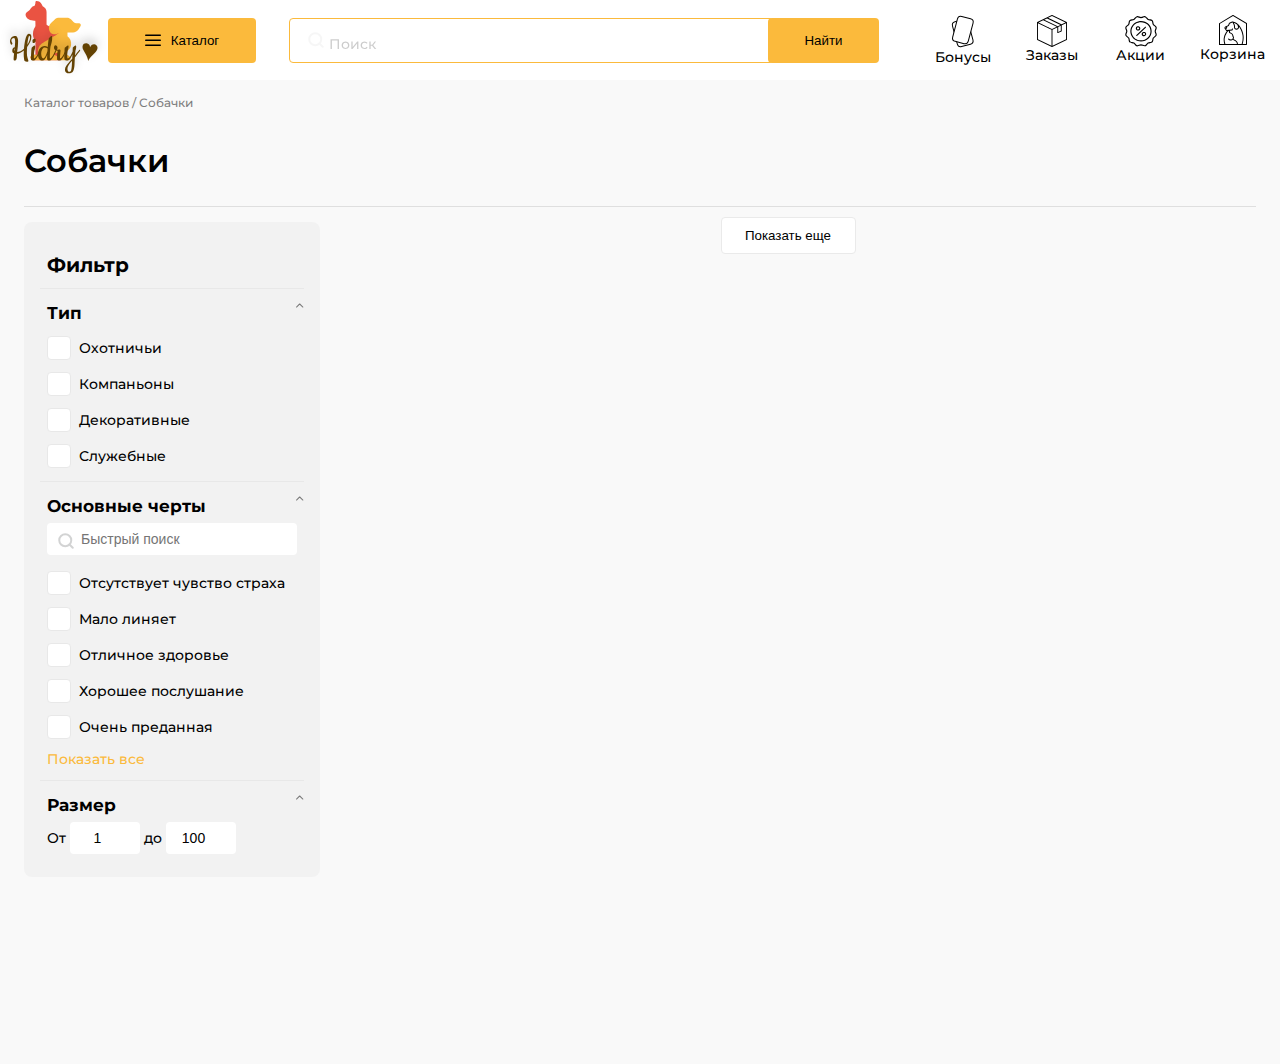
<file: app/index.html>
<!doctype html>
<html lang="ru">
<head>
  <meta charset="UTF-8">
  <meta name="viewport" content="width=device-width, initial-scale=1.0">
  <meta http-equiv="X-UA-Compatible" content="ie=edge">
  <title>Основная страница</title>
  <link href="https://fonts.googleapis.com/css2?family=Montserrat:wght@400;500;600&display=swap" rel="stylesheet">
  <link rel="stylesheet" href="css/style.css">
  <link rel="stylesheet" href="css/filterStyle.css">
  <link rel="stylesheet" href="css/catalogStyle.css">
  <link rel="stylesheet" href="css/headerStyle.css">
  <link rel="stylesheet" href="css/styleBox.css">
  <script type="module" src="js/script.js" defer></script>
  <script type="module" src="js/catalogScript.js" defer></script>
</head>
<body>
<header>
  <div class="logo">
    <a href="index.html">
      <img class="icon" src="css/iconButton/logo.svg" alt="Логотип">
    </a>
  </div>
  <a href="#" class="inCatalog catalogClose" aria-label="В каталог">
    <button class="catalog-close">
      <img class="icon" src="css/iconButton/cancel.svg" alt="Бургер">
      <span>Каталог</span>
    </button>
  </a>
  <a href="#" class="inCatalog catalogOpen" aria-label="В каталог">
    <button class="catalog-open">
      <img class="icon" src="css/iconButton/threeLine.svg" alt="Бургер">
      <span>Каталог</span>
    </button>
  </a>
  <div class="search">
    <label for="input-search" class="label-search">
      <input name="search" id="input-search" type="text" required>
      <span class="placeholder"><img src="css/iconButton/search.svg" alt="Лупа"> Поиск</span>
      <span class="placeholder-table-version"><img src="css/iconButton/search.svg" alt="Лупа"> Поиск</span>
      <button class="button-search">
        <span>Найти</span>
      </button>
    </label>
  </div>
  <a href="#" class="inCatalog-mobile" aria-label="В каталог">
    <button class="catalog">
      <img class="icon" src="css/iconButton/threeLine.svg" alt="Бургер">
    </button>
  </a>
  <nav class="nav-header">
    <a href="#">
      <img class="icon" src="css/iconButton/bonus.svg" alt="Бонусы">
      <span>Бонусы</span>
    </a>
    <a href="#">
      <img class="icon" src="css/iconButton/box.svg" alt="Заказы">
      <span>Заказы</span>
    </a>
    <a href="#">
      <img class="icon" src="css/iconButton/promo.svg" alt="Акции">
      <span>Акции</span>
    </a>
    <a href="#" class="button-basket">
      <img class="icon iconBox" src="css/iconButton/petHouse.svg" alt="Корзина">
      <span class="box-info">Корзина </span>
    </a>
  </nav>
  <a href="#" class="out-mobile-menu" aria-label="На главную">
    <button class="exit-mobile-menu">
      <img class="icon" src="css/iconButton/cancel.svg" alt="Выход">
    </button>
  </a>
</header>

<!--строка информации итоговой суммы товаров в корзине-->

<div class="sum-icon-box"></div>

<!--модальное окно корзины-->

<div class="shadow-box"></div>
<section class="section-box">
  <header class="header-box">
    <div class="container-title-box">
      <span class="title-box">Ваша корзина пуста</span>
    </div>
    <a class="exit-div" href="#" aria-label="Выход">
      <img src="css/iconButton/cancel.svg" alt="Выход" class="exit-box">
    </a>
  </header>
  <div class="collections-row-items">
    <div class="main-box">
      <aside class="all-menu">
        <div class="check-all-container">
          <label class="label">
            <input type="checkbox" class="checkbox check-all">
            <span class="fake-checkbox"></span>
            <span class="del-all-checkbox">Выбрать всё</span>
          </label>
        </div>
        <div class="del-all-container">
          <a href="#" aria-label="Удалить всё" class="button-del-all">Удалить всё
            <img src="css/iconButton/delete.svg" alt="Удалить всё" class="del-all">
          </a>
        </div>
      </aside>
      <div class="opacity-border-box"></div>
      <div class="container-items-in-box"></div>
    </div>
    <footer>
      <div class="summary-info">
        <span class="selected-text count-in-box"></span>
        <span class="total-amount">товара(ов) на сумму</span>
        <span class="selected-text total-price-in-box"></span>
      </div>
      <a class="a-order" href="order.html">
        <button class="order"><span>Оформить заказ</span></button>
      </a>
    </footer>
  </div>
  <template class="template-item-in-box">
    <aside class="row-items">
      <div class="container-item">
        <div class="info-item">
          <label class="label">
            <input type="checkbox" class="checkbox checkbox-item-in-box">
            <span class="fake-checkbox"></span>
          </label>
          <span class="photo-pet-span">
                        <img src="#" alt="Фото питомца" class="photo-pet-box">
                    </span>
        </div>
        <div class="bred-calc">
          <span class="breed-box"></span>
          <div class="calk-container">
            <button class="calk minus" name="minus">-</button>
            <output name="quantity-breed" class="quantity-breed">1</output>
            <button class="calk plus" name="plus">+</button>
          </div>
        </div>
        <div class="del-item-container">
          <div class="price-del-item">
            <span class="price-box"></span>
            <a href="#" aria-label="Удалить пароду">
              <img src="css/iconButton/delete.svg" alt="Удалить пароду" class="del-item">
            </a>
          </div>
        </div>
      </div>
      <div class="opacity-border-box"></div>
    </aside>
  </template>
</section>

<aside>
  <!--мобильное меню-->

  <section class="mobile-menu">
    <a href="#">
      <img class="icon" src="css/iconButton/bonus.svg" alt="Бонусы">
      <span>Бонусы</span>
    </a>
    <a href="#">
      <img class="icon" src="css/iconButton/box.svg" alt="Заказы">
      <span>Заказы</span>
    </a>
    <a href="#">
      <img class="icon" src="css/iconButton/promo.svg" alt="Акции">
      <span>Акции</span>
    </a>
    <a href="#" class="button-in-box">
      <img class="icon" src="css/iconButton/petHouse.svg" alt="Корзина">
      <span class="box-info">Корзина</span>
    </a>
  </section>

  <!--хлебные крошки-->

  <nav class="breadcrumb-nav breadcrumbCatalogOpen">
    <a class="breadcrumb" href="#" aria-label="Вернуться">Каталог товаров</a>
  </nav>
  <nav class="breadcrumb-nav breadcrumbCatalogClose">
    <a class="breadcrumb" href="#" aria-label="Вернуться">Каталог товаров / Собачки</a>
  </nav>

  <main class="main">
    <h1 class="dogsInCatalog">Собачки</h1>
    <div class="opacity-border dogsInCatalog"></div>
    <div class="container-catalog-button">
      <a href="#" class="dog-button pet-buttons" aria-label="Фильтр - собачки">Собачки</a>
      <a href="#" class="cat-button pet-buttons" aria-label="Фильтр - котики">Котики</a>
    </div>

    <a class="mobile-filter-open" href="#" aria-label="К фильтру">
      <p class="p-filter"><img src="css/iconButton/filter.svg" alt="Фильтр"> Фильтр</p>
    </a>

    <section class="base">

      <!--форма фильтра-->

      <aside class="filter item">
        <form action="#" method="get" class="filter-form">
          <h2 class="h2filter">
            <a class="filter-img" href="#" aria-label="Выдти из фильтра">
              <img src="css/iconButton/exitFilter.svg" alt="Выдти из фильтра">
            </a>
            Фильтр</h2>
          <div class="section-form section-type">
            <h3 class="h3filter">Тип</h3>
            <div class="a-filter block-type">
              <img src="css/iconButton/closeSectionFilter.svg" alt="свернуть">
            </div>
            <div class="label-container">
              <label class="label">
                <input type="checkbox" class="checkbox filter-checkbox" id="hunter">
                <span class="fake-checkbox"></span>
                <span class="text">Охотничьи</span>
              </label>
            </div>
            <div class="label-container">
              <label class="label">
                <input type="checkbox" class="checkbox filter-checkbox" id="companion">
                <span class="fake-checkbox"></span>
                <span class="text">Компаньоны</span>
              </label>
            </div>
            <div class="label-container">
              <label class="label">
                <input type="checkbox" class="checkbox filter-checkbox" id="decorative">
                <span class="fake-checkbox"></span>
                <span class="text">Декоративные</span>
              </label>
            </div>
            <div class="label-container">
              <label class="label">
                <input type="checkbox" class="checkbox filter-checkbox" id="service">
                <span class="fake-checkbox"></span>
                <span class="text">Служебные</span>
              </label>
            </div>
          </div>
          <div class="section-form section-main-features">
            <h3 class="h3filter">Основные черты</h3>
            <div class="a-filter block-features">
              <img src="css/iconButton/closeSectionFilter.svg" alt="свернуть">
            </div>
            <div class="fast-search-wrapper">
              <img class="search-icon" src="css/iconButton/search.svg" alt="Лупа">
              <label><input type="text" class="fast-search" placeholder="Быстрый поиск"></label>
            </div>
            <div class="label-container">
              <label class="label">
                <input type="checkbox" class="checkbox filter-checkbox" id="noFear">
                <span class="fake-checkbox"></span>
                <span class="text">Отсутствует чувство страха</span>
              </label>
            </div>
            <div class="label-container">
              <label class="label">
                <input type="checkbox" class="checkbox filter-checkbox" id="shedsLittle">
                <span class="fake-checkbox"></span>
                <span class="text">Мало линяет</span>
              </label>
            </div>
            <div class="label-container">
              <label class="label">
                <input type="checkbox" class="checkbox filter-checkbox" id="excellentHealth">
                <span class="fake-checkbox"></span>
                <span class="text">Отличное здоровье</span>
              </label>
            </div>
            <div class="label-container">
              <label class="label">
                <input type="checkbox" class="checkbox filter-checkbox" id="goodObedience">
                <span class="fake-checkbox"></span>
                <span class="text">Хорошее послушание</span>
              </label>
            </div>
            <div class="label-container">
              <label class="label">
                <input type="checkbox" class="checkbox filter-checkbox" id="veryDevoted">
                <span class="fake-checkbox"></span>
                <span class="text">Очень преданная</span>
              </label>
            </div>
            <div class="a-filter-all">Показать все</div>
          </div>
          <div class="section-form-size section-size">
            <div class="block-size a-filter">
              <img src="css/iconButton/closeSectionFilter.svg" alt="свернуть">
            </div>
            <h3 class="h3filter">Размер</h3>
            <label class="label-input-min-size">От <input type="number" class="pet-size-input" value="1" min="1"
                                                          max="99"></label>
            <label>до <input type="number" class="pet-size-input" value="100" min="2" max="100"></label>
          </div>
        </form>
      </aside>

      <!--блок с карточками товаров-->

      <div class="container-items-in-catalog">
        <div class="product-section item"></div>

        <!--шаблон карточки товара-->

        <template class="template-item-catalog">
          <div class="product-list__item">
            <a href="card.html?id=" class="container-product-item">
              <div class="img-div">
                <img src="#" alt="Собака" class="img-pet">
              </div>
              <p class="breed"></p>
              <p class="price"></p>
            </a>
            <div class="item-button-box">
              <button class="inBox" data-idcards="#"><span>В корзину</span></button>
            </div>
          </div>
        </template>

        <div class="container-show-more">
          <button class="show-more"><span>Показать еще</span></button>
        </div>
      </div>
    </section>
  </main>
</aside>

</body>
</html>
</file>
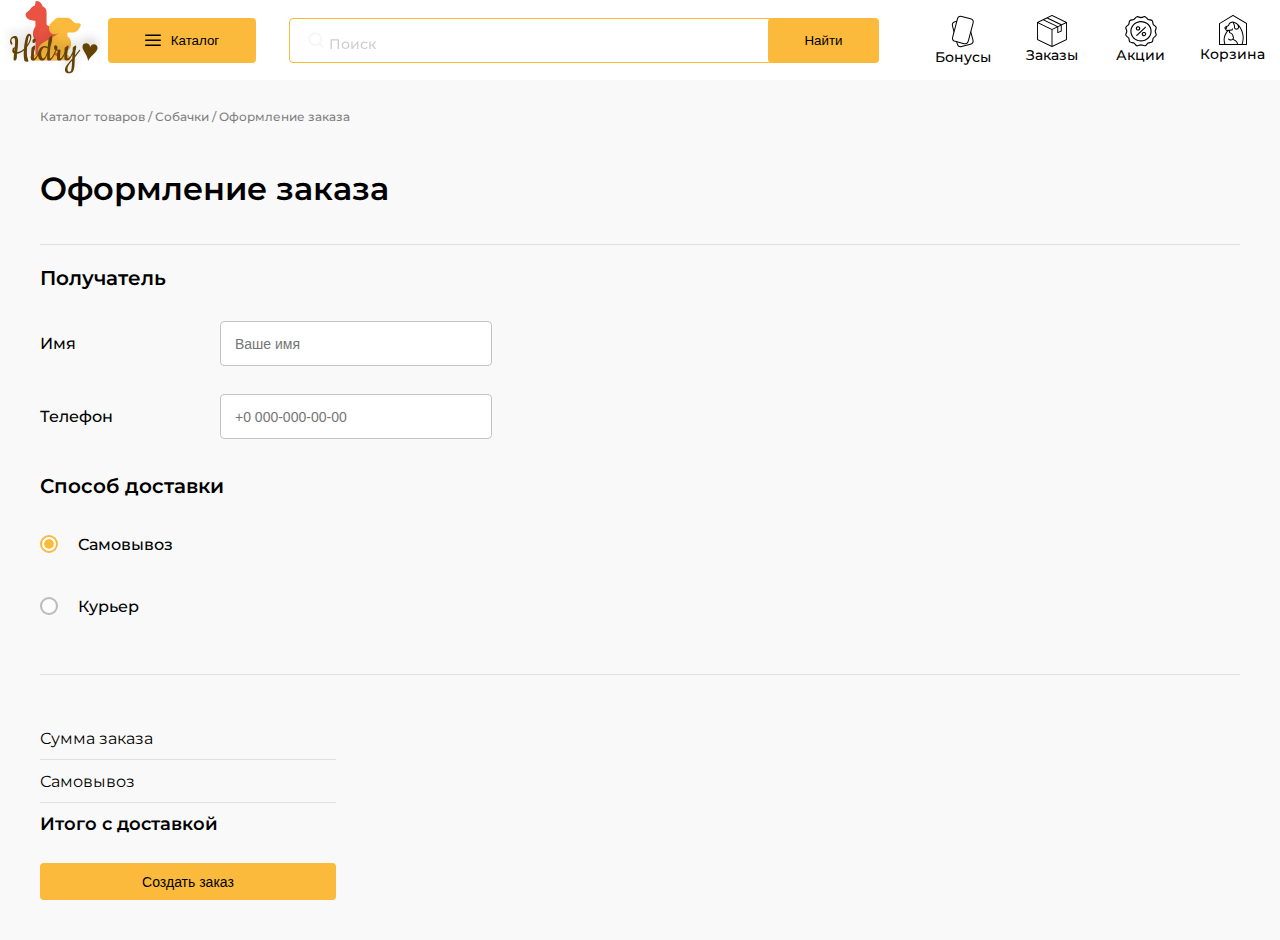
<file: app/order.html>
<!doctype html>
<html lang="ru">
<head>
    <meta charset="UTF-8">
    <meta name="viewport" content="width=device-width, initial-scale=1.0">
    <meta http-equiv="X-UA-Compatible" content="ie=edge">
    <title>Заказ</title>
    <link href="https://fonts.googleapis.com/css2?family=Montserrat:wght@400;500;600&display=swap" rel="stylesheet">
    <link rel="stylesheet" href="css/style.css">
    <link rel="stylesheet" href="css/styleOrder.css">
    <link rel="stylesheet" href="css/headerStyle.css">
    <link rel="stylesheet" href="css/styleBox.css">
    <script type="module" src="js/scriptOrder.js" defer></script>
</head>
<body>

<div class="sum-icon-box"></div>

<div class="shadow-box"></div>
<section class="section-box">
    <header class="header-box">
        <div class="container-title-box">
            <span class="title-box">Ваша корзина пуста</span>
        </div>
        <a class="exit-div" href="#" aria-label="Выход">
            <img src="css/iconButton/cancel.svg" alt="Выход" class="exit-box">
        </a>
    </header>
    <div class="collections-row-items">
        <div class="main-box">
            <aside class="all-menu">
                <div class="check-all-container">
                    <label class="label">
                        <input type="checkbox" class="checkbox check-all">
                        <span class="fake-checkbox"></span>
                        <span class="del-all-checkbox">Выбрать всё</span>
                    </label>
                </div>
                <div class="del-all-container">
                    <a href="#" aria-label="Удалить всё" class="button-del-all">Удалить всё
                        <img src="css/iconButton/delete.svg" alt="Удалить всё" class="del-all">
                    </a>
                </div>
            </aside>
            <div class="opacity-border-box"></div>
            <div class="container-items-in-box"></div>
        </div>
        <footer>
            <div class="summary-info">
                <span class="selected-text count-in-box"></span>
                <span class="total-amount">товара(ов) на сумму</span>
                <span class="selected-text total-price-in-box"></span>
            </div>
            <a class="a-order" href="order.html">
                <button class="order"><span>Оформить заказ</span></button>
            </a>
        </footer>
    </div>
    <template class="template-item-in-box">
        <aside class="row-items">
            <div class="container-item">
                <div class="info-item">
                    <label class="label">
                        <input type="checkbox" class="checkbox checkbox-item-in-box">
                        <span class="fake-checkbox"></span>
                    </label>
                    <span class="photo-pet-span">
                        <img src="#" alt="Фото питомца" class="photo-pet-box">
                    </span>
                </div>
                <div class="bred-calc">
                    <span class="breed-box"></span>
                    <div class="calk-container">
                        <button class="calk minus" name="minus">-</button>
                        <output name="quantity-breed" class="quantity-breed">1</output>
                        <button class="calk plus" name="plus">+</button>
                    </div>
                </div>
                <div class="del-item-container">
                    <div class="price-del-item">
                        <span class="price-box"></span>
                        <a href="#" aria-label="Удалить пароду">
                            <img src="css/iconButton/delete.svg" alt="Удалить пароду" class="del-item">
                        </a>
                    </div>
                </div>
            </div>
            <div class="opacity-border-box"></div>
        </aside>
    </template>
</section>

<header>
    <div class="logo">
        <a href="index.html">
            <img class="icon" src="css/iconButton/logo.svg" alt="Логотип">
        </a>
    </div>
    <a href="index.html" class="inCatalog" aria-label="В каталог">
        <button class="catalog-open">
            <img class="icon" src="css/iconButton/threeLine.svg" alt="Бургер">
            <span>Каталог</span>
        </button>
    </a>
    <div class="search">
        <label for="input-search" class="label-search">
            <input name="search" id="input-search" type="text" required>
            <span class="placeholder"><img src="css/iconButton/search.svg" alt="Лупа"> Поиск</span>
            <span class="placeholder-table-version"><img src="css/iconButton/search.svg" alt="Лупа"> Поиск</span>
            <button class="button-search">
                <span>Найти</span>
            </button>
        </label>
    </div>
    <a href="index.html" class="inCatalog-mobile" aria-label="В каталог">
        <button class="catalog">
            <img class="icon" src="css/iconButton/cancel.svg" alt="Выход">
        </button>
    </a>
    <nav class="nav-header">
        <a href="#">
            <img class="icon" src="css/iconButton/bonus.svg" alt="Бонусы">
            <span>Бонусы</span>
        </a>
        <a href="#">
            <img class="icon" src="css/iconButton/box.svg" alt="Заказы">
            <span>Заказы</span>
        </a>
        <a href="#">
            <img class="icon" src="css/iconButton/promo.svg" alt="Акции">
            <span>Акции</span>
        </a>
        <a href="#" class="button-basket">
            <img class="icon" src="css/iconButton/petHouse.svg" alt="Корзина">
            <span>Корзина</span>
        </a>
    </nav>
</header>
<form class="form" method="get" action="#">
    <section>
        <nav class="breadcrumb-nav">
            <a class="breadcrumb" href="index.html" aria-label="Вернуться">
                Каталог товаров / Собачки / Оформление заказа
            </a>
        </nav>
        <h1>Оформление заказа</h1>
        <div class="opacity-border"></div>
    </section>
    <section class="base-section">
        <h2>Получатель</h2>
        <div class="recipient-container">
            <label id="recipient-name">Имя</label>
            <input name="recipient-name" class="recipient-name" type="text" placeholder="Ваше имя">
            <label id="recipient-tel">Телефон</label>
            <input name="recipient-tel" class="recipient-tel" type="tel" placeholder="+0 000-000-00-00">
        </div>
        <h2>Способ доставки</h2>
        <div class="delivery-container">
            <label class="label" for="pickup">
                <input type="radio" class="radio" id="pickup" name="delivery" checked>
                <span class="fake-radio"></span>
                <span class="text">Самовывоз</span>
            </label>
            <label class="label" for="courier">
                <input type="radio" class="radio" id="courier" name="delivery">
                <span class="fake-radio"></span>
                <span class="text">Курьер</span>
            </label>
        </div>
        <h2 class="summary-title">
            <span class="title-items-order count-items-order"></span>
            <span class="title-items-order total-price-order"></span>
        </h2>
        <div class="opacity-border"></div>

        <section class="section-item"></section>
        <template class="template-item-order">
            <div class="container-item-order">
                <span class="photo-pet-span">
                    <img src="" alt="Фото питомца" class="photo-pet">
                </span>
                <div class="info-item-order">
                    <span class="breed"></span>
                    <span class="quantity-bred"></span>
                </div>
                <div class="price-item">
                    <span class="price-item-order"></span>
                </div>
            </div>
            <div class="opacity-border"></div>
        </template>

    </section>
    <section class="result-section">
        <span class="total-info">Сумма заказа</span>
        <span class="result-price prise-items"></span>
        <span class="total-info">Самовывоз</span>
        <span class="result-price price-delivery"></span>
        <span class="info-total">Итого с доставкой</span>
        <span class="price-total result-price-order"></span>
    </section>
    <div class="div-submit">
        <input type="submit" class="submit" value="Создать заказ">
    </div>
</form>
</body>
</html>
</file>
<file: app/css/style.css>
*, *:before, *:after {
    box-sizing: border-box;
    margin: 0;
    padding: 0;
}


html {
    font-family: Montserrat;
}

body {
    position: relative;
    background: white;
    max-width: 1312px;
    margin: 0 auto;
}

body aside {
    background: #F9F9F9;
}

header {
    position: sticky;
    top: 0;
    z-index: 3;
}

aside {
    position: relative;
    padding: 0 24px 27px 24px;
}

.base {
    margin: 0 auto;
    min-height: calc(100vh - 80px);
    display: grid;
    grid-template-columns: 296px 1fr;
}

.breadcrumb {
    text-decoration: none;
    font-size: 12px;
    line-height: 15px;
    color: #000000;
    opacity: 0.5;
    padding-bottom: 24px;
}

.breadcrumb-nav {
    padding: 14px 0;
}

.item {
    padding: 0;
    display: block;
}

.container-items-in-catalog {
    display: block;
}

.product-section {
    display: grid;
    grid-gap: 12px;
    grid-template-columns: repeat(auto-fit, minmax(216px, 1fr));
    grid-auto-flow: dense;
    margin-left: 24px;
}

.product-list__item {
    position: relative;
    display: grid;
    grid-gap: 2px;
    grid-template-rows: 1fr auto auto auto;
    margin: 5px;
    height: auto;
    min-width: 216px;
    border: 1px solid #EAEAEA;
    border-radius: 4px;
    z-index: 1;
}

.product-list__item:active {
    border: 1px solid #FBBA3C;
}

.product-list__item:hover .breed {
    color: #FBBA3C;
}

button {
    border: 0;
    outline: none;
    border-radius: 4px;
    background-color: #FBBA3C;
    font-weight: 500;
}

.inBox {
    padding: 10px 20px;
}

.item-button-box {
    position: absolute;
    bottom: 18px;
    left: 18px;
    z-index: 3;
}

.breed {
    font-size: 16px;
    padding: 10px 5px 5px 18px;
}

.price {
    font-size: 20px;
    padding: 10px 5px 55px 18px;
}

a {
    text-decoration: none;
}

h1 {
    font-style: normal;
    font-weight: 600;
    font-size: 32px;
    line-height: 39px;
    color: #000000;
    padding: 16px 0;
}

.opacity-border {
    opacity: 0.1;
    border-bottom: 1px solid #000000;
    padding-top: 10px;
    margin-bottom: 10px;
}

.buttons:hover {
    background-color: #FCD17D;
}

.buttons:active {
    background-color: #E19605;
}

.img-div,
.img-pet {
    width: 100%;
    border-radius: 4px;
}

.show-more {
    width: 135px;
    height: 37px;
    background: #FFFFFF;
    border: 1px solid #EAEAEA;
    border-radius: 4px;
}

.show-more:hover {
    cursor: pointer;
}

.show-more[disabled]:hover {
    cursor: default;
    background-color: white;
}

.container-show-more {
    display: grid;
    justify-content: center;
}

.menuFilter {
    height: 30px;
    width: 265px;
    padding-left: 5px;
    background-color: white;
    position: absolute;
    left: 233px;
    top: 0;
    z-index: 4;
}

.buttonFilter {
    color: cornflowerblue;
    text-decoration: underline;
}

.menuFilter:hover .buttonFilter {
    cursor: pointer;
    color: deepskyblue;
}

.label {
    display: flex;
    align-items: center;
    gap: 8px;
    margin: 4px 0;
}

.label-container {
    position: relative;
    overflow: visible;
    cursor: pointer;
}

.checkbox {
    display: none;
}

.fake-checkbox {
    position: relative;
    display: inline-block;
    width: 24px;
    height: 24px;
    background: white;
    border: 1px solid #E8E8E8;
    border-radius: 4px;
}

.fake-checkbox::before {
    content: "";
    position: absolute;
    top: 50%;
    left: 50%;
    transform: translate(-50%, -50%);
    display: block;
    width: 12px;
    height: 9px;
    background: url("../css/iconButton/checkbox_checked.svg");
    opacity: 0;
    transition: .2s;
}

.checkbox:checked + .fake-checkbox::before {
    opacity: 1;
}

.StartHNY {
    position: absolute;
    right: 20px;
    top: 0;
    height: 60px;

}

.StopHNY {
    position: absolute;
    display: none;
    right: 20px;
    top: 0;
    height: 60px;
}

.StartHNY:hover,
.StopHNY:hover {
    cursor: pointer;
}

.filter-img {
    display: none;
}

.mobile-menu {
    display: none;
    height: calc(100vh - 80px);
    width: 100%;
    position: sticky;
    top: 80px;
    left: 0;
    z-index: 5;
    padding-top: 20%;
    background-color: #F9F9F9;
}

.mobile-menu a {
    display: inline-block;
    margin-bottom: 5%;
    width: 100%;
    text-align: center;
}

.mobile-menu a img {
    margin: 0 auto;
}

.mobile-menu a:hover {
   color: #E19605;
}

@media (max-width: 639px) {
    .base {
        grid-template-columns: 1fr;
    }

    .breadcrumb-nav {
        display: none;
    }

    aside {
        padding: 10px;
    }

    .filter-form {
        margin: 0 auto;
    }

    .filter-img {
        display: inline;
        margin-right: 10px;
    }

    .menuFilter {
        left: 25px;
        top: 25px;
    }
}
</file>
<file: app/css/filterStyle.css>
.p-filter {
    display: none;
    font-size: 16px;
    color: #FBBA3C;
}

.h2filter,
.section-form,
.section-form-size {
    padding: 7px;
    height: auto;
}

.section-form {
    display: flex;
    flex-direction: column;
}

.small-section-form {
    overflow: hidden;
    height: 40px;
}

.section-form,
.section-form-size {
    border-top: 1px solid #E8E8E8;
    position: relative;
}

.a-filter {
    position: absolute;
    top: 0;
    right: 0;
    cursor: pointer;
}

.a-filter:active {
    transform: rotate(180deg);
}

.filter-form {
    width: 296px;
    padding: 16px;
    font-size: 14px;
    line-height: 2;
    background: #F2F2F2;
    border-radius: 8px;
    margin-top: 5px;
}

.h2filter {
    font-size: 20px;
    height: 50px;
}

.h3filter {
    font-size: 17px;
}

.a-filter-all,
.mobile-filter-open {
    text-decoration: none;
    color: #FBBA3C;
    cursor: pointer;
}

.a-filter-all {
    margin-right: auto;
    margin-left: 0;
}

.fast-search {
    padding-left: 34px;
    height: 32px;
    width: 100%;
    border: 0;
    border-radius: 4px;
    font-size: 14px;
}

.fast-search-wrapper {
    position: relative;
    margin-bottom: 10px;
}

.search-icon {
    position: absolute;
    top: 9px;
    left: 10px;
}

.pet-size-input {
    width: 70px;
    height: 32px;
    border: 0;
    border-radius: 4px;
    text-align: center;
    font-size: 14px;
}

.filter {
    position: relative;
}

.label-input-min-size {
    position: relative;
}

@media (max-width: 639px) {
    .filter {
        display: none;
    }

    .p-filter {
        display: block;
        padding: 16px 0;
    }
}
</file>
<file: app/css/catalogStyle.css>
*, *:before, *:after {
    box-sizing: border-box;
    margin: 0;
    padding: 0;
}

.base {
    margin: 0 auto;
    min-height: calc(100vh - 80px);
    display: grid;
    grid-template-columns: 296px 1fr;
}

.breadcrumb {
    text-decoration: none;
    font-size: 12px;
    line-height: 15px;
    color: #000000;
    opacity: 0.5;
}

.container-catalog-button {
    display: none;
    align-content: center;
    grid-template-columns: 50% 50%;
    padding: 0;
}

.breadcrumbCatalogOpen {
    display: none;
}

.pet-buttons {
    text-align: center;
    font-weight: 600;
    font-size: 32px;
    line-height: 39px;
    color: #323232;
    text-decoration: none;
    height: 98px;
    width: 100%;
    display: grid;
    align-content: center;
    margin-bottom: 24px;
}

.dog-button {
    background-color: #FBBA3C;
    background-image: url(iconButton/buttonDog.svg);
}

.cat-button {
    background-color: #E95342;
    background-image: url(iconButton/buttonCat.svg);
}

h1 {
    font-style: normal;
    font-weight: 600;
    font-size: 32px;
    line-height: 39px;
    color: #000000;
}

.catalogClose {
    display: none;
}

@media (max-width: 639px) {
    .base {
        grid-template-columns: 1fr;
    }
}
</file>
<file: app/css/headerStyle.css>
*,
*:before,
*:after {
    box-sizing: border-box;
    padding: 0;
}

:root {
    font-family: 'Montserrat', sans-serif;
    font-style: normal;
    font-weight: 500;
    font-size: 14px;
    line-height: 17px;
}

header button,
header button:active,
header button:focus,
header input,
header input:active,
header input:focus {
    border: 0;
    outline: none;
    border-radius: 4px;
    background-color: #FBBA3C;
    height: 45px;
}

button:hover {
    background-color: #FCD17D;
}

button:active {
    background-color: #FF9702;
}

a {
    text-decoration: none;
    color: black;
}

header {
    overflow: hidden;
    display: flex;
    align-items: center;
    height: 80px;
    background: #FFFFFF;
}

.mobile-header {
    display: none;
}

.logo svg {
    width: 88px;
    height: 72px;
}

.catalog-open,
.catalog-close {
    width: 148px;
    box-sizing: border-box;
    display: flex;
    align-items: center;
    gap: 10px;
    justify-content: center;
}

.catalog {
    display: flex;
    justify-content: center;
    align-items: center;
}

.catalog > svg {
    width: 16px;
    height: 12px;
    margin-right: 10px;
}

.exit-bold {
    display: none;
}

.search {
    flex: 1;
    margin: 0 33px;
}

.search > label {
    position: relative;
    width: 100%;
}

.search svg,
.placeholder,
.placeholder-table-version {
    position: absolute;
    top: 50%;
    left: 10px;
    transform: translateY(-50%);
    width: 18px;
    height: 18px;
    margin-left: 8px;
}

.placeholder,
.placeholder-table-version {
    color: #000000;
    opacity: 0.2;
    pointer-events: none;
    text-align: start;
    width: 100%
}

.label-search input:valid + .placeholder,
.label-search input:valid + .placeholder + .placeholder-table-version {
    display: none;
}

#input-search {
    padding-left: 48px;
    height: 45px;
    flex: 1;
    background-color: #ffffff;
    border: 1px solid #FBBA3C;
    width: calc(100% - 111px);
}

.button-search {
    margin-left: -10px;
    width: 111px;
}

.placeholder-table-version {
    display: none;
}

.nav-header {
    display: flex;
    min-width: 362px;
}

.nav-header > a {
    display: flex;
    flex-direction: column;
    align-items: center;
    flex: 1;
}

.nav-header > a > svg {
    width: 32px;
    height: 32px;
}

.button-basket {
    min-width: 95px;
}

.inCatalog-mobile {
    display: none;
}

.icon {
    display: flex;
    align-items: center;
    gap: 10px;
}

.icon:active {
    transform: scale(1.1);
}

.nav-header a:hover {
    color: #FBBA3C;
}

.out-mobile-menu {
    display: none;
}

.exit-mobile-menu {
    width: 56px;
    align-items: center;
    justify-content: center;
    display: flex;
    align-content: center;
    margin-right: 14px;
}

@media (max-width: 1023px) {
    .logo img {
        width: 57px;
        height: 47px;
        margin: 0 10px;
    }

    .catalog-open,
    .catalog-close {
        width: 124px;
    }

    .placeholder {
        display: none;
    }

    .placeholder-table-version {
        display: block;
    }

    .search {
        margin-left: 8px;
    }

    .button-search {
        display: none;
    }

    #input-search {
        width: 100%;
    }

    .nav-header {
        min-width: 288px;
    }
}

@media (max-width: 639px) {
    .logo img {
        width: 57px;
        height: 47px;
    }

    .catalog {
        width: 56px;
    }

    .catalog svg {
        margin-right: 0;
    }

    .catalog-open,
    .catalog-close {
        display: none;
    }

    .search {
        margin-left: 14px;
    }

    .nav-header {
        display: none;
    }

    .inCatalog-mobile {
        display: block;
        padding-right: 14px;
    }

    .inCatalog {
        display: none;
    }
}
</file>
<file: app/css/styleBox.css>
*, *:before, *:after {
    box-sizing: border-box;
    margin: 0;
    padding: 0;
}

html {
    font-family: Montserrat;
}

.section-box {
    display: none;
    position: fixed;
    background: #FFFFFF;
    padding: 24px 40px;
    width: 658px;
    height: 100%;
    z-index: 5;
    top: 0;
    right: 0;
    overflow: auto;
}

.shadow-box {
    display: none;
    position: fixed;
    top: 0;
    background-color: black;
    opacity: 0.5;
    width: 100%;
    height: 100%;
    z-index: 4;
}

body .all-menu,
body .row-items {
    background: white;
}

.row-items {
    padding: 0;
}

.header-box {
    padding-bottom: 26px;
    position: static;
}

.header-box,
.all-menu {
    display: grid;
    grid-template-columns: 1fr auto;
}

.exit-div,
.del-all,
.del-item-container {
    justify-content: end;
}

.del-all-container,
.check-all,
.container-title-box,
.exit-div,
.check-item,
.del-item-container {
    display: grid;
    align-content: center;
}

.del-all-container {
    display: block;
    margin-left: auto;
}

.title-box {
    font-weight: 500;
    font-size: 24px;
}

.info-item {
    display: flex;
    align-items: center;
}

.bred-calc {
    display: grid;
    grid-template-columns: auto 1fr;
    align-content: center;
}

.info-item label {
    padding: 0;
}

.collections-row-items {
    display: none;
}

.sum-icon-box {
    position: sticky;
    display: none;
    top: 75px;
    right: 0;
    width: 155px;
    background-color: #FBBA3C;
    z-index: 4;
    margin-left: auto;
    border-radius: 5px;
    padding-left: 5px;
    text-align: end;
}

button {
    border: 0;
    outline: none;
    border-radius: 4px;
    font-weight: 500;
}

.checkbox {
    margin-right: 14px;
}

.calk {
    width: 24px;
    height: 24px;
    border: 1px solid #E8E8E8;
    background-color: white;
}

.calk:hover {
    cursor: pointer;
    background-color: whitesmoke;
}

.calk:active {
    background-color: #C4C4C4;
}

.photo-pet-span,
.photo-pet-box {
    height: 79px;
    width: 100px;
    border-radius: 4px;
    padding: 0;
}

.photo-pet-span,
.del-all-checkbox {
    margin: 0 14px;
}

.breed-box {
    margin-right: 14px;
    font-size: 16px;
}

.quantity-breed {
    margin: 0 10px;
}

.order {
    background-color: #FBBA3C;
    border: 1px solid lightgray;
    height: 37px;
    width: 220px;
}

.order:hover {
    background-color: #FCD17D;
}

.order:active {
    background-color: #E19605;
}

.order span {
    font-weight: 500;
    font-size: 14px;
}

.price-label {
    font-weight: 500;
    font-size: 16px;
    padding: 18px 0 8px 0;

}

.price-box,
.selected-text {
    font-size: 20px;
    font-weight: 600;
    padding: 0 20px 14px;
}

a {
    text-decoration: none;
    color: black;
    margin-left: auto;
}

.opacity-border-box {
    opacity: 0.1;
    border-bottom: 1px solid #000000;
    padding-top: 10px;
    margin-bottom: 10px;
}

.container-item {
    display: grid;
    grid-template-columns: auto auto 1fr;
}

.img-pet {
    border-radius: 8px;
    width: 100%;
}

.photo-pet-span {
    padding-left: 0;
}

.total-amount {
    font-size: 14px;
    padding-right: 8px;
}

.summary-info {
    padding-bottom: 22px;
}

footer {
    text-align: center;
    padding-top: 25px;
}

.label {
    cursor: pointer;
}

.checkbox {
    display: none;
}

.fake-checkbox {
    position: relative;
    display: inline-block;
    width: 24px;
    height: 24px;
    background: white;
    border: 1px solid #E8E8E8;
    border-radius: 4px;
}

.fake-checkbox::before {
    content: "";
    position: absolute;
    top: 50%;
    left: 50%;
    transform: translate(-50%, -50%);
    display: block;
    width: 12px;
    height: 9px;
    background: url("iconButton/checkbox_checked.svg");
    opacity: 0;
    transition: .2s;
}

.checkbox:checked + .fake-checkbox::before {
    opacity: 1;
}

.all-menu {
    padding: 0;
}

@media (max-width: 639px) {

    .section-box {
        width: 100%;
        height: 100%;
    }

    .header-box,
    .all-menu {
        display: grid;
        grid-template-columns: auto auto;
    }

    .container-item {
        display: grid;
        grid-template-columns: auto 1fr;
        grid-template-rows: auto 40px;
    }

    .bred-calc {
        display: grid;
        grid-template-columns: none;
        grid-template-rows: auto 1fr;
        align-items: center;
    }

    .info-item * {
        padding: 0 1%;
    }

    .section-box {
        padding: 40px 24px;
    }

    .del-item {
        position: absolute;
        right: 0;
        top: 40px;
    }

    .row-items {
        position: relative;
    }

    .price-box {
        margin-right: 20px;
    }
}
</file>
<file: app/css/styleOrder.css>
*, *:before, *:after {
    box-sizing: border-box;
    margin: 0;
    padding: 0;
}

html {
    font-family: Montserrat;
}

body {
    max-width: 1312px;
    background: #F9F9F9;
    padding-bottom: 40px;
    margin: 0 auto;
}

form {
    padding: 0 40px;
}

.base-section {
    margin-top: 24px;
}

.section-item {
    max-width: 824px;
}

.breadcrumb {
    text-decoration: none;
    font-size: 12px;
    line-height: 15px;
    color: #000000;
    opacity: 0.5;
}

.breadcrumb-nav {
    margin: 14px 0;
}

.delivery-container {
    display: grid;
    grid-template-columns: 1fr;
}

.delivery-div {
    font-size: 16px;
}

.delivery-radio {
    margin: 24px 16px 24px 0;
}

.result-section {
    display: grid;
    grid-template-columns: 2fr 1fr;
    width: 296px;
    padding-top: 32px;
}

.div-submit {
    width: 296px;
}

.result-price {
    font-weight: 500;
    font-size: 16px;
}

.info-total,
.price-total {
    font-weight: 600;
    font-size: 18px;
    margin-top: 13px;
}

.total-info {
    font-size: 16px;
    font-weight: normal;
}

.result-price,
.total-info {
    border-bottom: 1px solid rgba(0, 0, 0, 0.1);
    margin-top: 13px;
    padding-bottom: 12px;
}

.result-price,
.price-total {
    text-align: center;
}

.price-item-order {
    font-size: 18px;
    font-weight: 600;
    min-width: 73px;
}

.quantity-bred,
.price-item-order {
    margin: 0 auto;
}

a {
    text-decoration: none;
}

h1 {
    font-style: normal;
    font-weight: 600;
    font-size: 32px;
    line-height: 39px;
    color: #000000;
}

h2 {
    font-weight: 600;
    font-size: 20px;
    margin-bottom: 20px;
    margin-top: 25px;
}

.summary-title {
    margin-bottom: 10px;
}

.recipient-container {
    display: grid;
    grid-template-columns: 15% 30%;
    align-items: center;
}

.recipient-container * {
    margin: 14px 0;
    font-size: 16px;
}

.recipient-name,
.recipient-tel {
    outline: none;
    border: 1px solid #C4C4C4;
    border-radius: 4px;
    height: 45px;
    font-size: 14px;
    font-weight: 500;
    width: 272px;
    padding-left: 14px;
}

.opacity-border {
    opacity: 0.1;
    border-bottom: 1px solid #000000;
    margin-top: 10px;
    margin-bottom: 10px;
}

.buttons:hover {
    background-color: #FCD17D;
}

.buttons:active {
    background-color: #FBBA3C;
}

.container-item-order {
    display: grid;
    grid-template-columns: auto 1fr 15%;
}

.info-item-order {
    display: grid;
    grid-template-columns: 60% 40%;
    align-items: center;
    font-size: 16px;
}

.photo-pet-span {
    margin-right: 14px;
}

.quantity-div,
.price-item {
    display: flex;
    align-items: center;
}

.photo-pet {
    height: 79px;
    width: 100px;
    border-radius: 4px;
}

.submit {
    border: 0;
    outline: none;
    border-radius: 4px;
    background-color: #FBBA3C;
    font-weight: 500;
    font-size: 14px;
    height: 37px;
    width: 100%;
    margin-top: 30px;
}

.submit:hover {
    background-color: #FCD17D;
}

.submit:active {
    background-color: #E19605;
}

.div-submit {
    text-align: center;
}

.radio {
    display: none;
}

.fake-radio {
    position: relative;
    display: inline-block;
    width: 18px;
    height: 18px;
    background: white;
    border: 2px solid rgba(0, 0, 0, 0.5);
    border-radius: 50%;
    opacity: 0.5;
}

.fake-radio::before {
    content: "";
    position: absolute;
    top: 50%;
    left: 50%;
    transform: translate(-50%, -50%);
    display: block;
    width: 10px;
    height: 10px;
    background: url("iconButton/radio_checked.svg");
    opacity: 0;
    transition: .2s;
    border-radius: 50%;
}

.radio:checked + .fake-radio {
    border: 2px solid #FBBA3C;
    opacity: unset;
}

.radio:checked + .fake-radio::before {
    opacity: 1;
}

.text {
    padding-left: 12px;
}

.label {
    margin-top: 20px;
    margin-bottom: 24px;
    font-size: 16px;
    cursor: pointer;
}

@media (max-width: 639px) {
    .title-items-order {
        display: block;
    }

    .submit {
        margin-top: 24px;
    }

    .info-item-order {
        display: grid;
        grid-template-rows: auto auto;
        grid-template-columns: none;
    }

    .container-item-order {
        display: grid;
        grid-template-columns: auto 1fr;
    }

    .quantity-bred {
        margin: 0;
    }

    .price-item-order {
        font-size: 16px;
    }

    .recipient-container {
        display: grid;
        grid-template-columns: 30% 70%;
        align-items: center;
    }

    .recipient-container input {
        width: auto;
        max-width: 272px;
    }

    form {
        padding-right: 20px;
        padding-left: 20px;
    }

    .result-section {
        padding-top: 9px;
        width: 100%;
    }

    .div-submit {
        width: 100%;
    }
}
</file>
